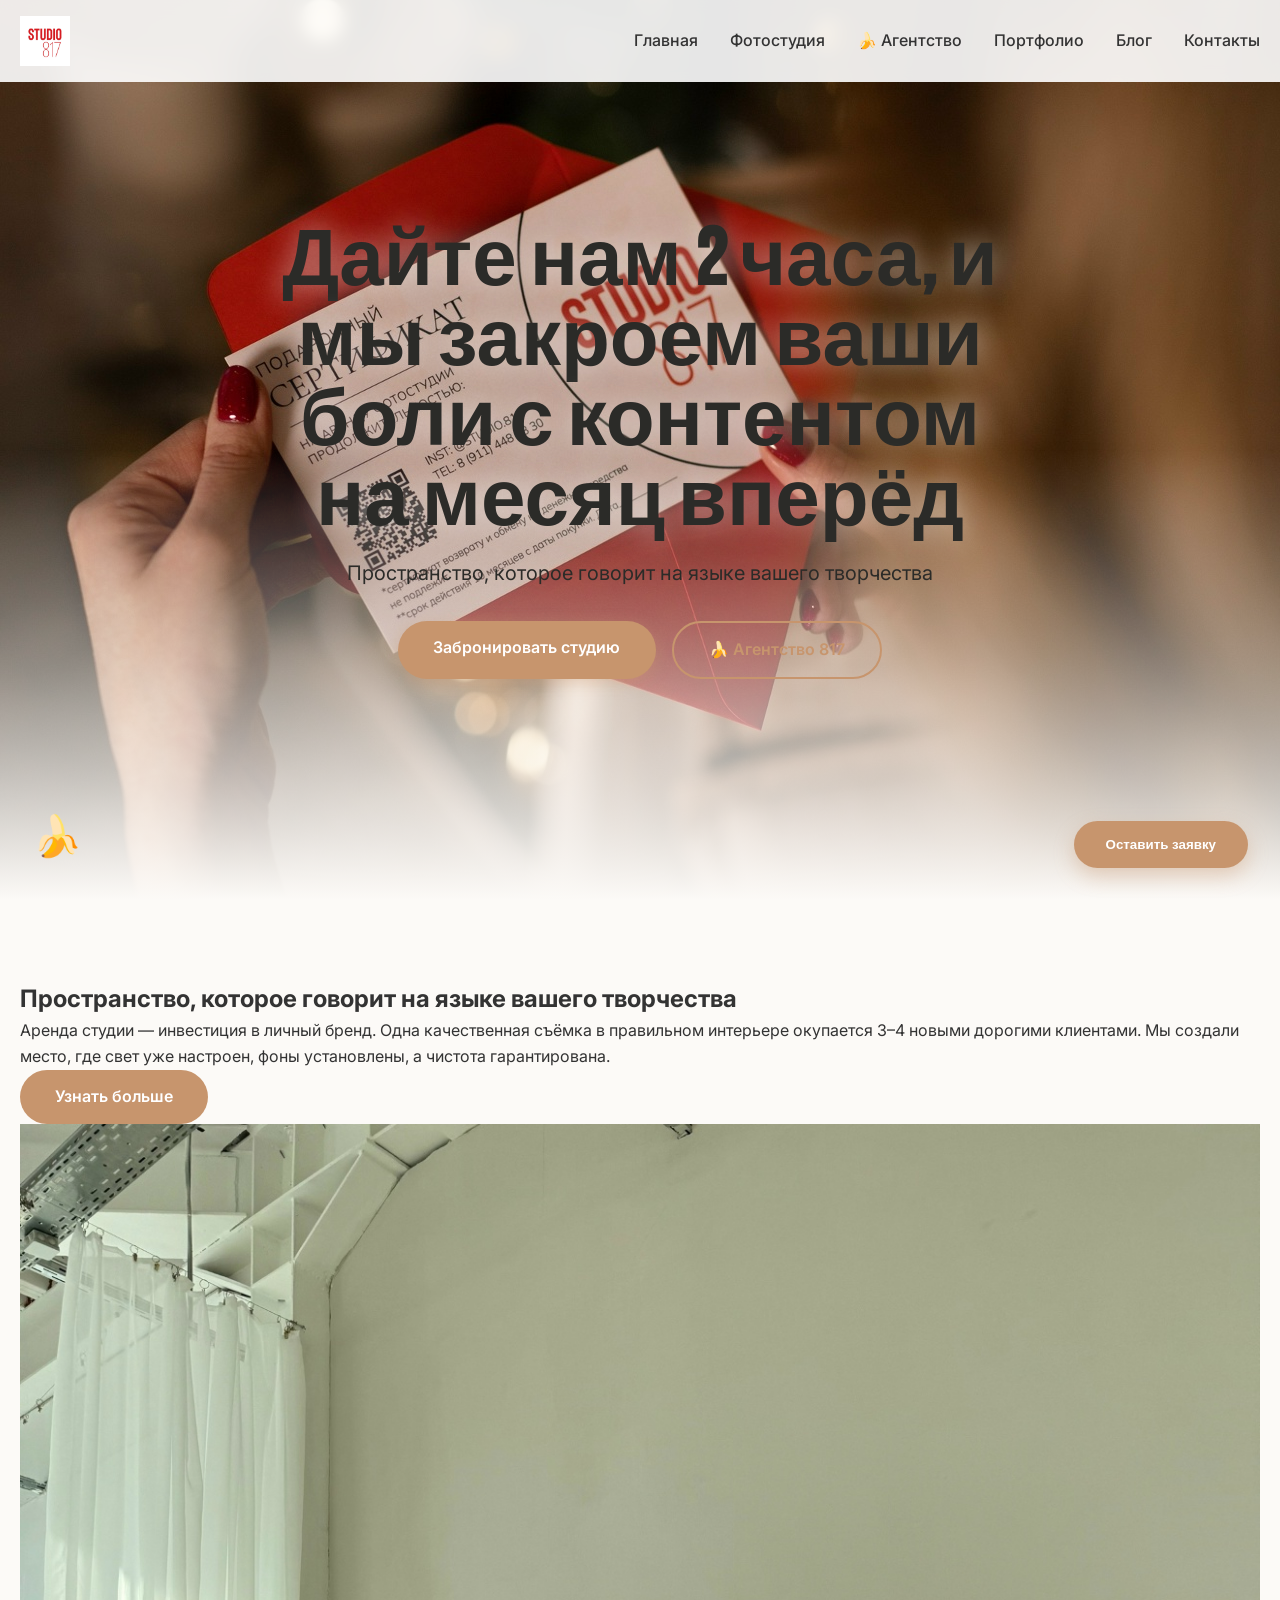
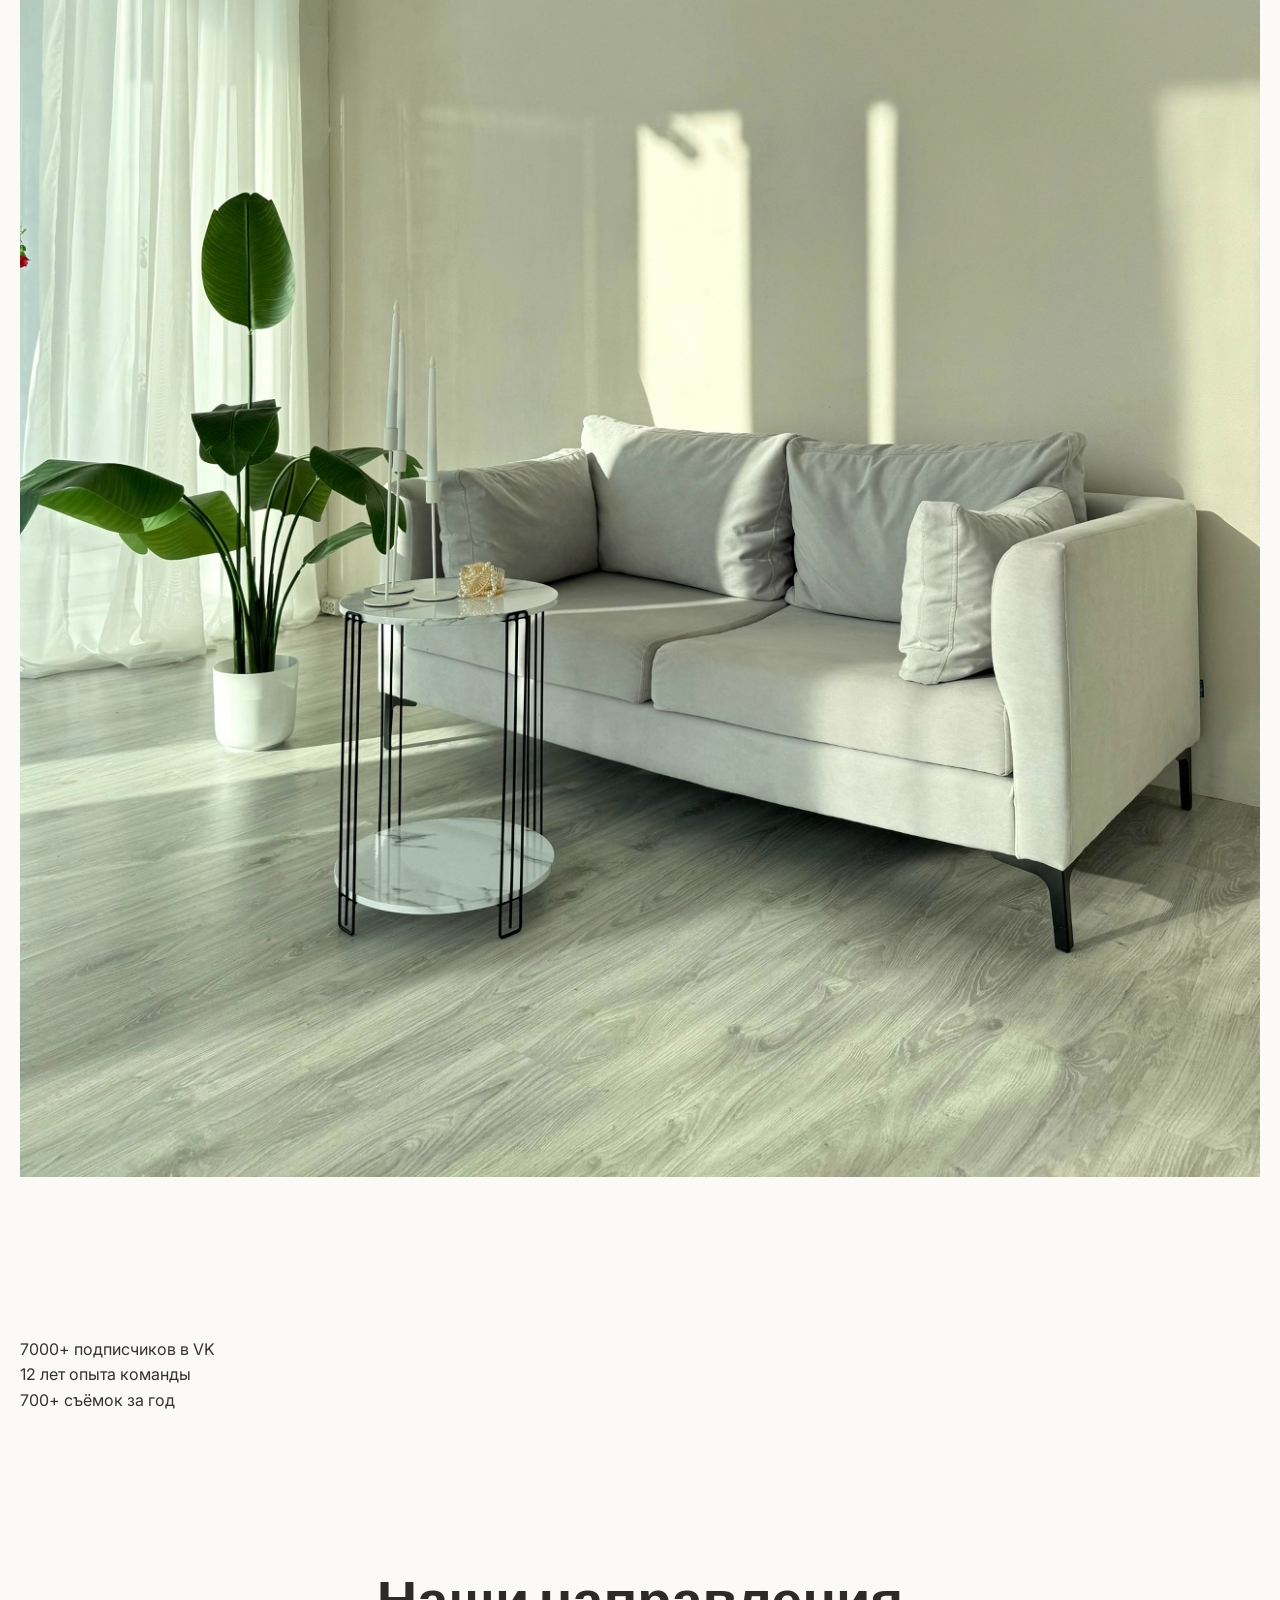
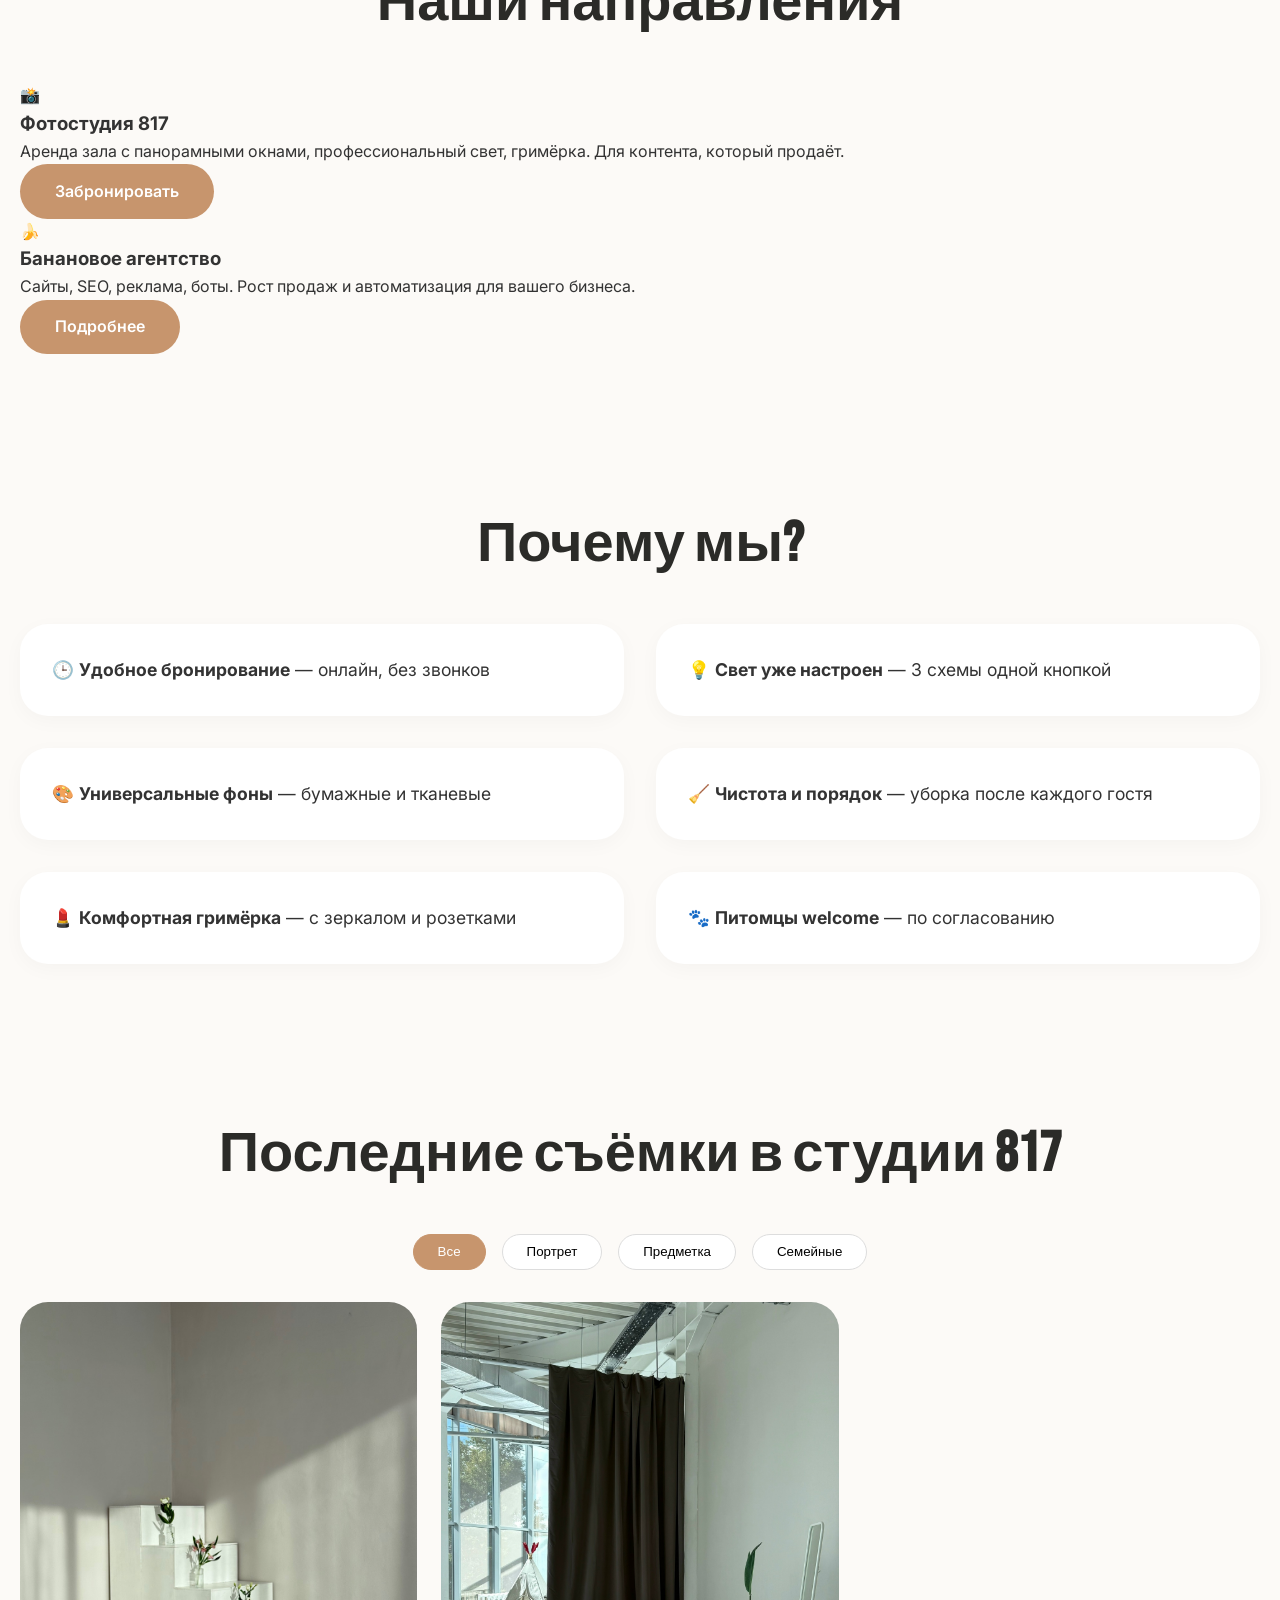
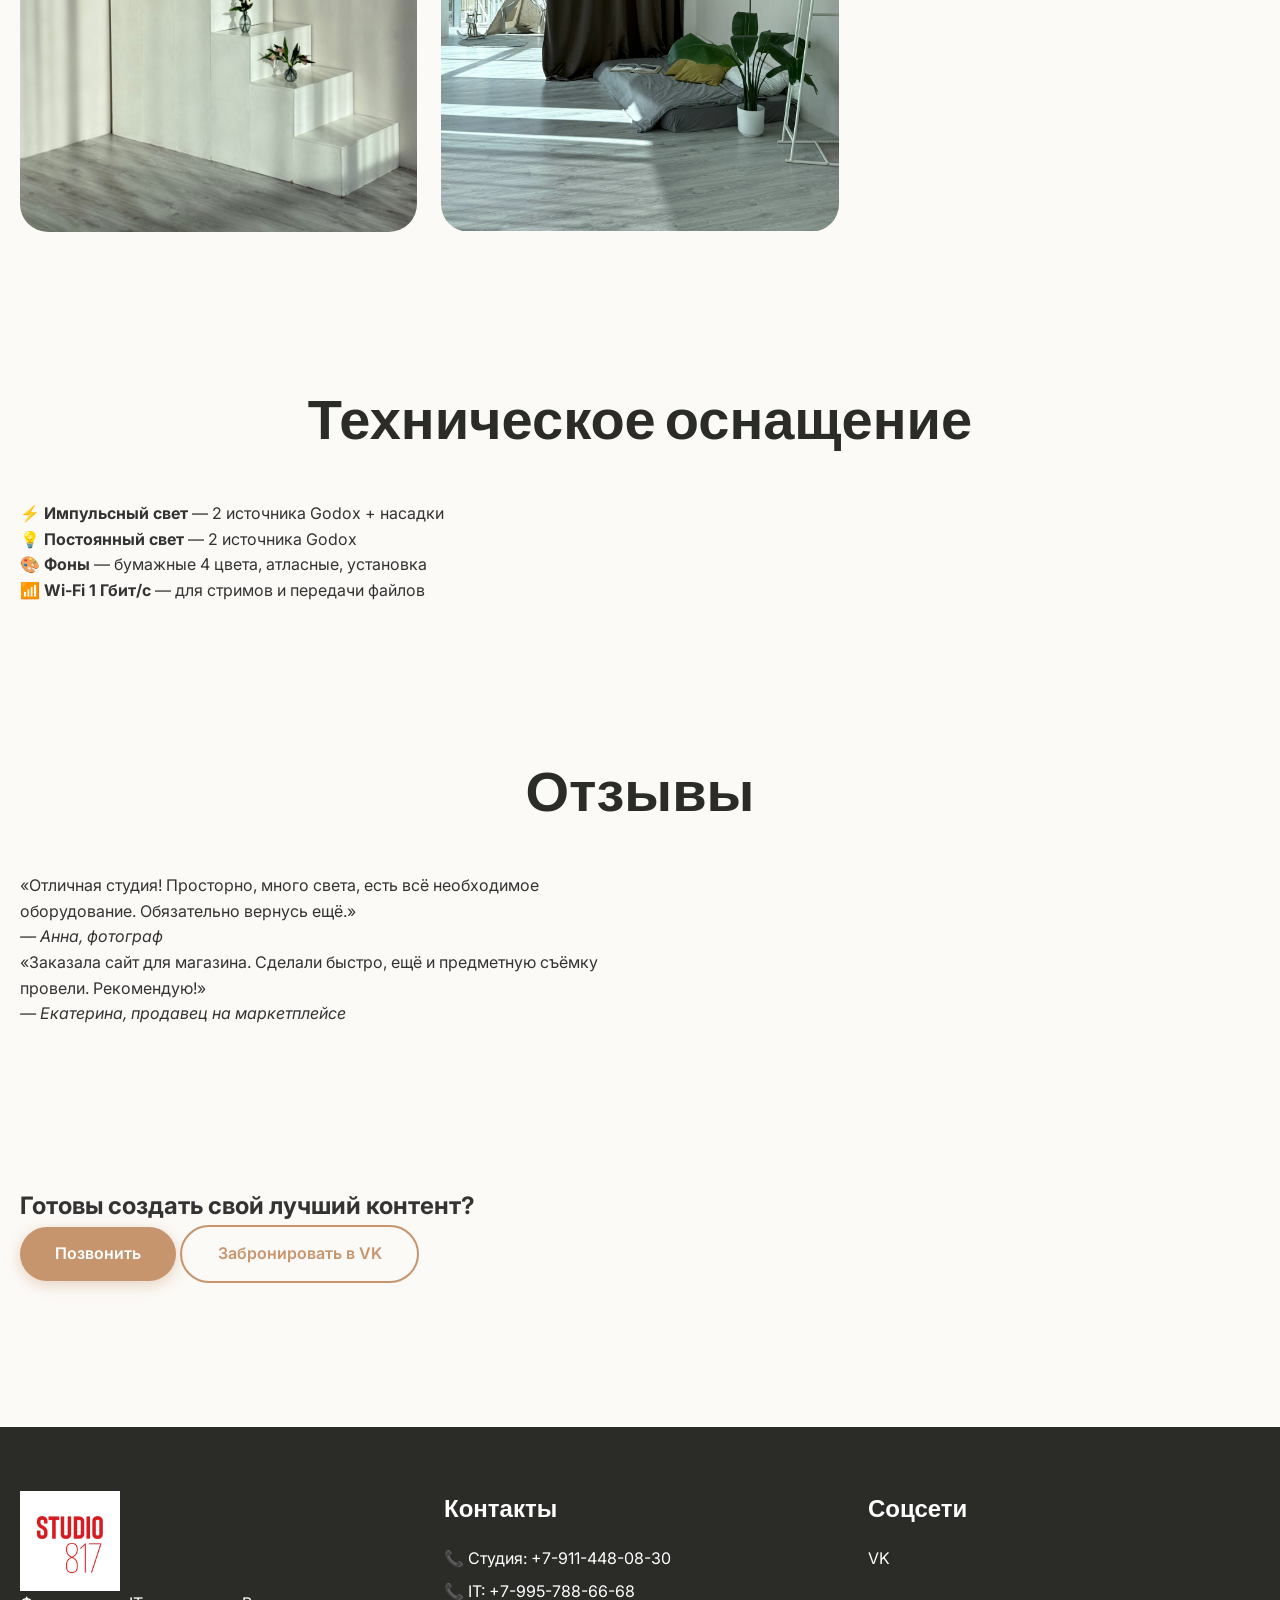
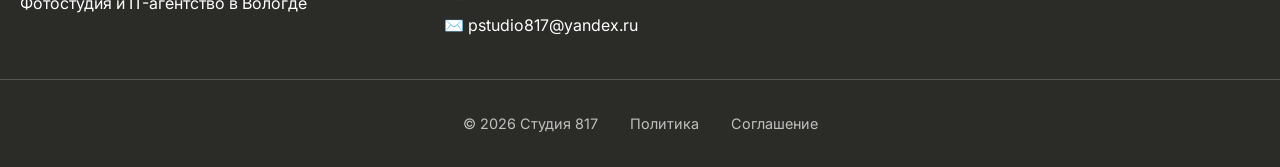
<file: index.html>
<!DOCTYPE html>
<html lang="ru">
<head>
    <meta charset="UTF-8">
    <meta name="viewport" content="width=device-width, initial-scale=1.0">
    <title>Фотостудия 817 Вологда | Аренда зала с панорамными окнами</title>
    <meta name="description" content="Фотостудия 817 в Вологде — пространство для съёмок и мероприятий. Панорамные окна 4,5 м, профессиональный свет, гримёрка. Бронь от 1800 ₽/час.">
    <meta property="og:title" content="Фотостудия 817 Вологда">
    <meta property="og:description" content="Аренда зала для фото и видео. Свет, фоны, гримёрка. Создайте контент мечты.">
    <meta property="og:image" content="images/og-image.jpg">
    <link rel="icon" href="images/favicon.png" type="image/png">
    <link rel="stylesheet" href="css/common.css">
    <link rel="stylesheet" href="css/studio-theme.css">
    <link href="https://fonts.googleapis.com/css2?family=Bebas+Neue&family=Inter:wght@400;500;600&display=swap" rel="stylesheet">
</head>
<body>
    <header class="header">
        <div class="container header__inner">
            <a href="/" class="logo">
                <img src="images/logo.png" alt="Студия 817" width="120">
            </a>
            <nav class="nav" id="mainNav">
                <ul class="nav__list">
                    <li><a href="/">Главная</a></li>
                    <li><a href="studio.html">Фотостудия</a></li>
                    <li><a href="banan.html">🍌 Агентство</a></li>
                    <li><a href="portfolio.html">Портфолио</a></li>
                    <li><a href="blog.html">Блог</a></li>
                    <li><a href="contacts.html">Контакты</a></li>
                </ul>
            </nav>
            <button class="burger" aria-label="Меню" id="burgerBtn">
                <span></span><span></span><span></span>
            </button>
        </div>
    </header>

    <main>
        <!-- Hero -->
        <section class="hero" id="hero">
            <video class="hero__video" autoplay muted loop playsinline poster="images/hero-poster.jpg">
                <source src="video/obzor.mp4" type="video/mp4">
            </video>
            <div class="hero__overlay"></div>
            <div class="hero__content container">
                <h1 class="hero__title">Дайте нам 2 часа, и мы закроем ваши боли с контентом на месяц вперёд</h1>
                <p class="hero__subtitle">Пространство, которое говорит на языке вашего творчества</p>
                <div class="hero__btns">
                    <a href="studio.html#booking" class="btn btn--primary">Забронировать студию</a>
                    <a href="banan.html" class="btn btn--outline">🍌 Агентство 817</a>
                </div>
            </div>
        </section>

        <!-- О студии -->
        <section class="about section" id="about">
            <div class="container about__grid">
                <div class="about__text">
                    <h2>Пространство, которое говорит на языке вашего творчества</h2>
                    <p>Аренда студии — инвестиция в личный бренд. Одна качественная съёмка в правильном интерьере окупается 3–4 новыми дорогими клиентами. Мы создали место, где свет уже настроен, фоны установлены, а чистота гарантирована.</p>
                    <a href="studio.html" class="btn btn--accent">Узнать больше</a>
                </div>
                <div class="about__image">
                    <img src="images/about-photo.jpg" alt="Интерьер студии 817" loading="lazy">
                </div>
            </div>
        </section>

        <!-- Цифры -->
        <section class="numbers section">
            <div class="container numbers__grid">
                <div class="numbers__item">
                    <span class="numbers__value">7000+</span>
                    <span class="numbers__label">подписчиков в VK</span>
                </div>
                <div class="numbers__item">
                    <span class="numbers__value">12 лет</span>
                    <span class="numbers__label">опыта команды</span>
                </div>
                <div class="numbers__item">
                    <span class="numbers__value">700+</span>
                    <span class="numbers__label">съёмок за год</span>
                </div>
            </div>
        </section>

        <!-- Направления -->
        <section class="directions section" id="directions">
            <div class="container">
                <h2 class="section-title">Наши направления</h2>
                <div class="directions__cards">
                    <div class="direction-card">
                        <span class="direction-card__emoji">📸</span>
                        <h3>Фотостудия 817</h3>
                        <p>Аренда зала с панорамными окнами, профессиональный свет, гримёрка. Для контента, который продаёт.</p>
                        <a href="studio.html#booking" class="btn btn--accent">Забронировать</a>
                    </div>
                    <div class="direction-card">
                        <span class="direction-card__emoji">🍌</span>
                        <h3>Банановое агентство</h3>
                        <p>Сайты, SEO, реклама, боты. Рост продаж и автоматизация для вашего бизнеса.</p>
                        <a href="banan.html" class="btn btn--accent">Подробнее</a>
                    </div>
                </div>
            </div>
        </section>

        <!-- Почему мы (2 колонки) -->
        <section class="why section" id="why">
            <div class="container">
                <h2 class="section-title">Почему мы?</h2>
                <div class="why__grid">
                    <div class="why__item">🕒 <strong>Удобное бронирование</strong> — онлайн, без звонков</div>
                    <div class="why__item">💡 <strong>Свет уже настроен</strong> — 3 схемы одной кнопкой</div>
                    <div class="why__item">🎨 <strong>Универсальные фоны</strong> — бумажные и тканевые</div>
                    <div class="why__item">🧹 <strong>Чистота и порядок</strong> — уборка после каждого гостя</div>
                    <div class="why__item">💄 <strong>Комфортная гримёрка</strong> — с зеркалом и розетками</div>
                    <div class="why__item">🐾 <strong>Питомцы welcome</strong> — по согласованию</div>
                </div>
            </div>
        </section>

        <!-- Галерея -->
        <section class="gallery section" id="gallery">
            <div class="container">
                <h2 class="section-title">Последние съёмки в студии 817</h2>
                <div class="gallery__filters">
                    <button class="filter-btn active" data-filter="all">Все</button>
                    <button class="filter-btn" data-filter="portrait">Портрет</button>
                    <button class="filter-btn" data-filter="subject">Предметка</button>
                    <button class="filter-btn" data-filter="family">Семейные</button>
                </div>
                <div class="gallery__grid" id="galleryGrid">
                    <!-- Карточки динамически через JS, статика пример -->
                    <a href="images/gallery/studio-1.jpg" class="gallery__item" data-category="portrait" data-lightbox>
                        <img src="images/gallery/studio-1.jpg" alt="Портрет" loading="lazy">
                    </a>
                    <a href="images/gallery/studio-2.jpg" class="gallery__item" data-category="subject" data-lightbox>
                        <img src="images/gallery/studio-2.jpg" alt="Предметная съёмка" loading="lazy">
                    </a>
                    <!-- добавь остальные 4-6 фото -->
                </div>
            </div>
        </section>

        <!-- Техническое оснащение -->
        <section class="equipment section">
            <div class="container">
                <h2 class="section-title">Техническое оснащение</h2>
                <div class="equipment__grid">
                    <div class="equipment__card">⚡ <strong>Импульсный свет</strong> — 2 источника Godox + насадки</div>
                    <div class="equipment__card">💡 <strong>Постоянный свет</strong> — 2 источника Godox</div>
                    <div class="equipment__card">🎨 <strong>Фоны</strong> — бумажные 4 цвета, атласные, установка</div>
                    <div class="equipment__card">📶 <strong>Wi-Fi 1 Гбит/с</strong> — для стримов и передачи файлов</div>
                </div>
            </div>
        </section>

        <!-- Отзывы -->
        <section class="reviews section">
            <div class="container">
                <h2 class="section-title">Отзывы</h2>
                <div class="reviews__slider swiper">
                    <div class="swiper-wrapper">
                        <div class="swiper-slide review-card">
                            <p>«Отличная студия! Просторно, много света, есть всё необходимое оборудование. Обязательно вернусь ещё.»</p>
                            <cite>— Анна, фотограф</cite>
                        </div>
                        <div class="swiper-slide review-card">
                            <p>«Заказала сайт для магазина. Сделали быстро, ещё и предметную съёмку провели. Рекомендую!»</p>
                            <cite>— Екатерина, продавец на маркетплейсе</cite>
                        </div>
                    </div>
                    <div class="swiper-pagination"></div>
                </div>
            </div>
        </section>

        <!-- CTA -->
        <section class="cta section">
            <div class="container cta__inner">
                <h2>Готовы создать свой лучший контент?</h2>
                <div class="cta__btns">
                    <a href="tel:+79114480830" class="btn btn--primary">Позвонить</a>
                    <a href="https://vk.com/write-817" target="_blank" class="btn btn--outline">Забронировать в VK</a>
                </div>
            </div>
        </section>
    </main>

    <footer class="footer">
        <div class="container footer__grid">
            <div class="footer__col">
                <img src="images/logo.png" alt="Студия 817" width="100">
                <p>Фотостудия и IT-агентство в Вологде</p>
            </div>
            <div class="footer__col">
                <h4>Контакты</h4>
                <p>📞 Студия: <a href="tel:+79114480830">+7-911-448-08-30</a></p>
                <p>📞 IT: <a href="tel:+79957886668">+7-995-788-66-68</a></p>
                <p>✉️ <a href="mailto:pstudio817@yandex.ru">pstudio817@yandex.ru</a></p>
            </div>
            <div class="footer__col">
                <h4>Соцсети</h4>
                <a href="https://vk.com/studio817" target="_blank">VK</a>
            </div>
        </div>
        <div class="footer__bottom">
            <span>© 2026 Студия 817</span>
            <a href="privacy.html">Политика</a>
            <a href="terms.html">Соглашение</a>
        </div>
    </footer>

    <!-- Плавающая кнопка заявки -->
    <button class="floating-request-btn" id="requestBtn">Оставить заявку</button>
    <a href="banan.html" class="floating-banana" title="Банановое агентство">🍌</a>

    <!-- Попап-форма -->
    <div class="popup" id="popupForm">
        <div class="popup__body">
            <button class="popup__close" id="closePopup">✕</button>
            <h3>Оставить заявку</h3>
            <form id="mainForm" action="https://formspree.io/f/xdaydekl" method="POST">
                <input type="text" name="name" placeholder="Ваше имя" required>
                <input type="tel" name="phone" placeholder="Телефон" required>
                <select name="service">
                    <option value="">Выберите направление</option>
                    <option value="studio">Фотостудия</option>
                    <option value="banan">IT-агентство</option>
                </select>
                <textarea name="message" placeholder="Сообщение"></textarea>
                <div class="captcha">
                    <label>Сколько будет 2 + 3? (цифрой)</label>
                    <input type="text" name="captcha" required pattern="5">
                </div>
                <label class="checkbox">
                    <input type="checkbox" name="agree" required> Я согласен с политикой конфиденциальности
                </label>
                <button type="submit" class="btn btn--primary">Отправить</button>
            </form>
        </div>
    </div>

    <script src="https://cdn.jsdelivr.net/npm/swiper@11/swiper-bundle.min.js"></script>
    <script src="js/main.js"></script>
</body>
</html>
</file>
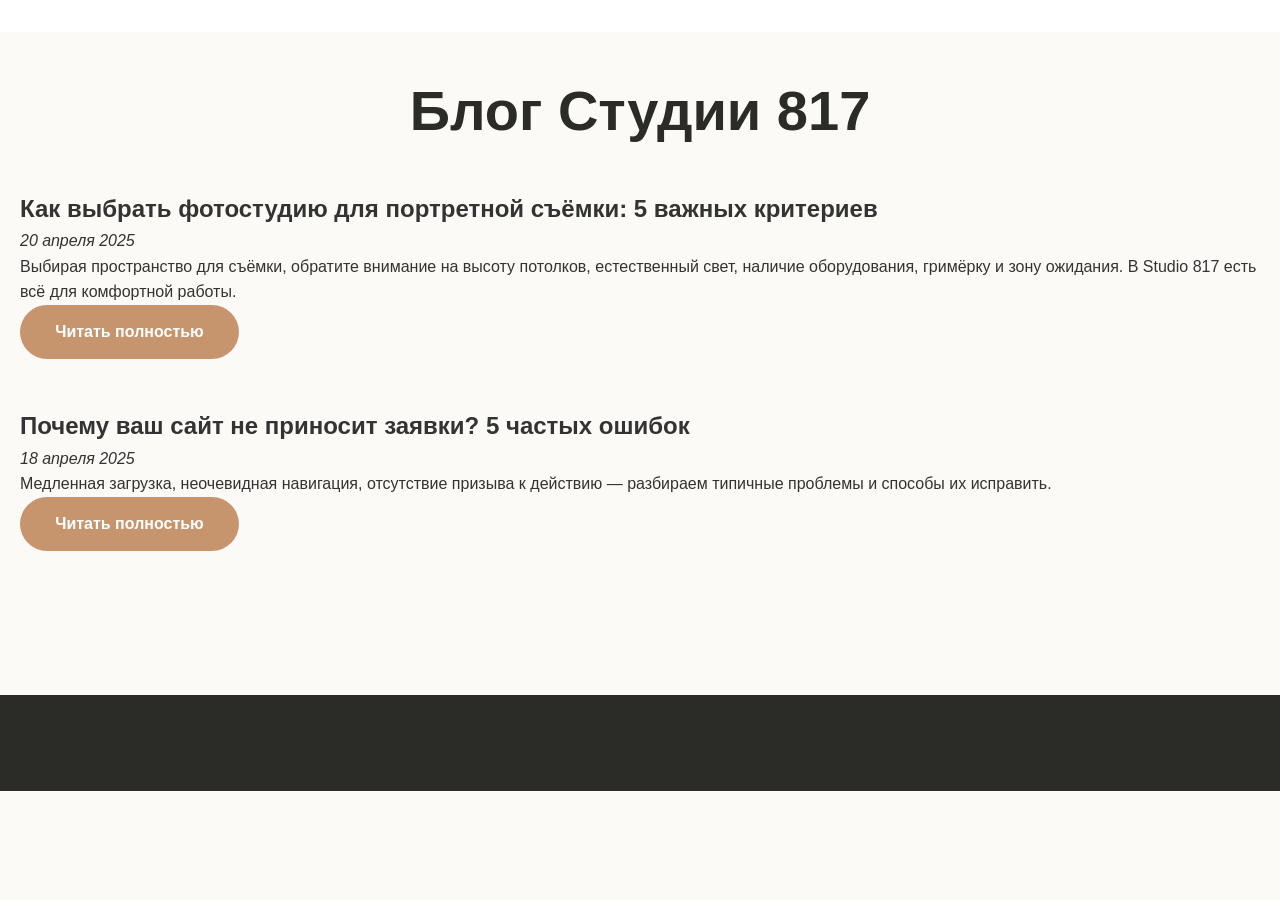
<file: blog.html>
<!DOCTYPE html>
<html lang="ru">
<head>
    <meta charset="UTF-8">
    <title>Блог Студии 817</title>
    <link rel="stylesheet" href="css/common.css">
    <link rel="stylesheet" href="css/studio-theme.css">
</head>
<body>
<header class="header"><!-- ... --></header>
<main class="section">
    <div class="container">
        <h1 class="section-title">Блог Студии 817</h1>
        <article style="margin-bottom:3rem;">
            <h2>Как выбрать фотостудию для портретной съёмки: 5 важных критериев</h2>
            <p><em>20 апреля 2025</em></p>
            <p>Выбирая пространство для съёмки, обратите внимание на высоту потолков, естественный свет, наличие оборудования, гримёрку и зону ожидания. В Studio 817 есть всё для комфортной работы.</p>
            <a href="#" class="btn btn--accent">Читать полностью</a>
        </article>
        <article>
            <h2>Почему ваш сайт не приносит заявки? 5 частых ошибок</h2>
            <p><em>18 апреля 2025</em></p>
            <p>Медленная загрузка, неочевидная навигация, отсутствие призыва к действию — разбираем типичные проблемы и способы их исправить.</p>
            <a href="#" class="btn btn--accent">Читать полностью</a>
        </article>
    </div>
</main>
<footer class="footer"><!-- ... --></footer>
</body>
</html>
</file>
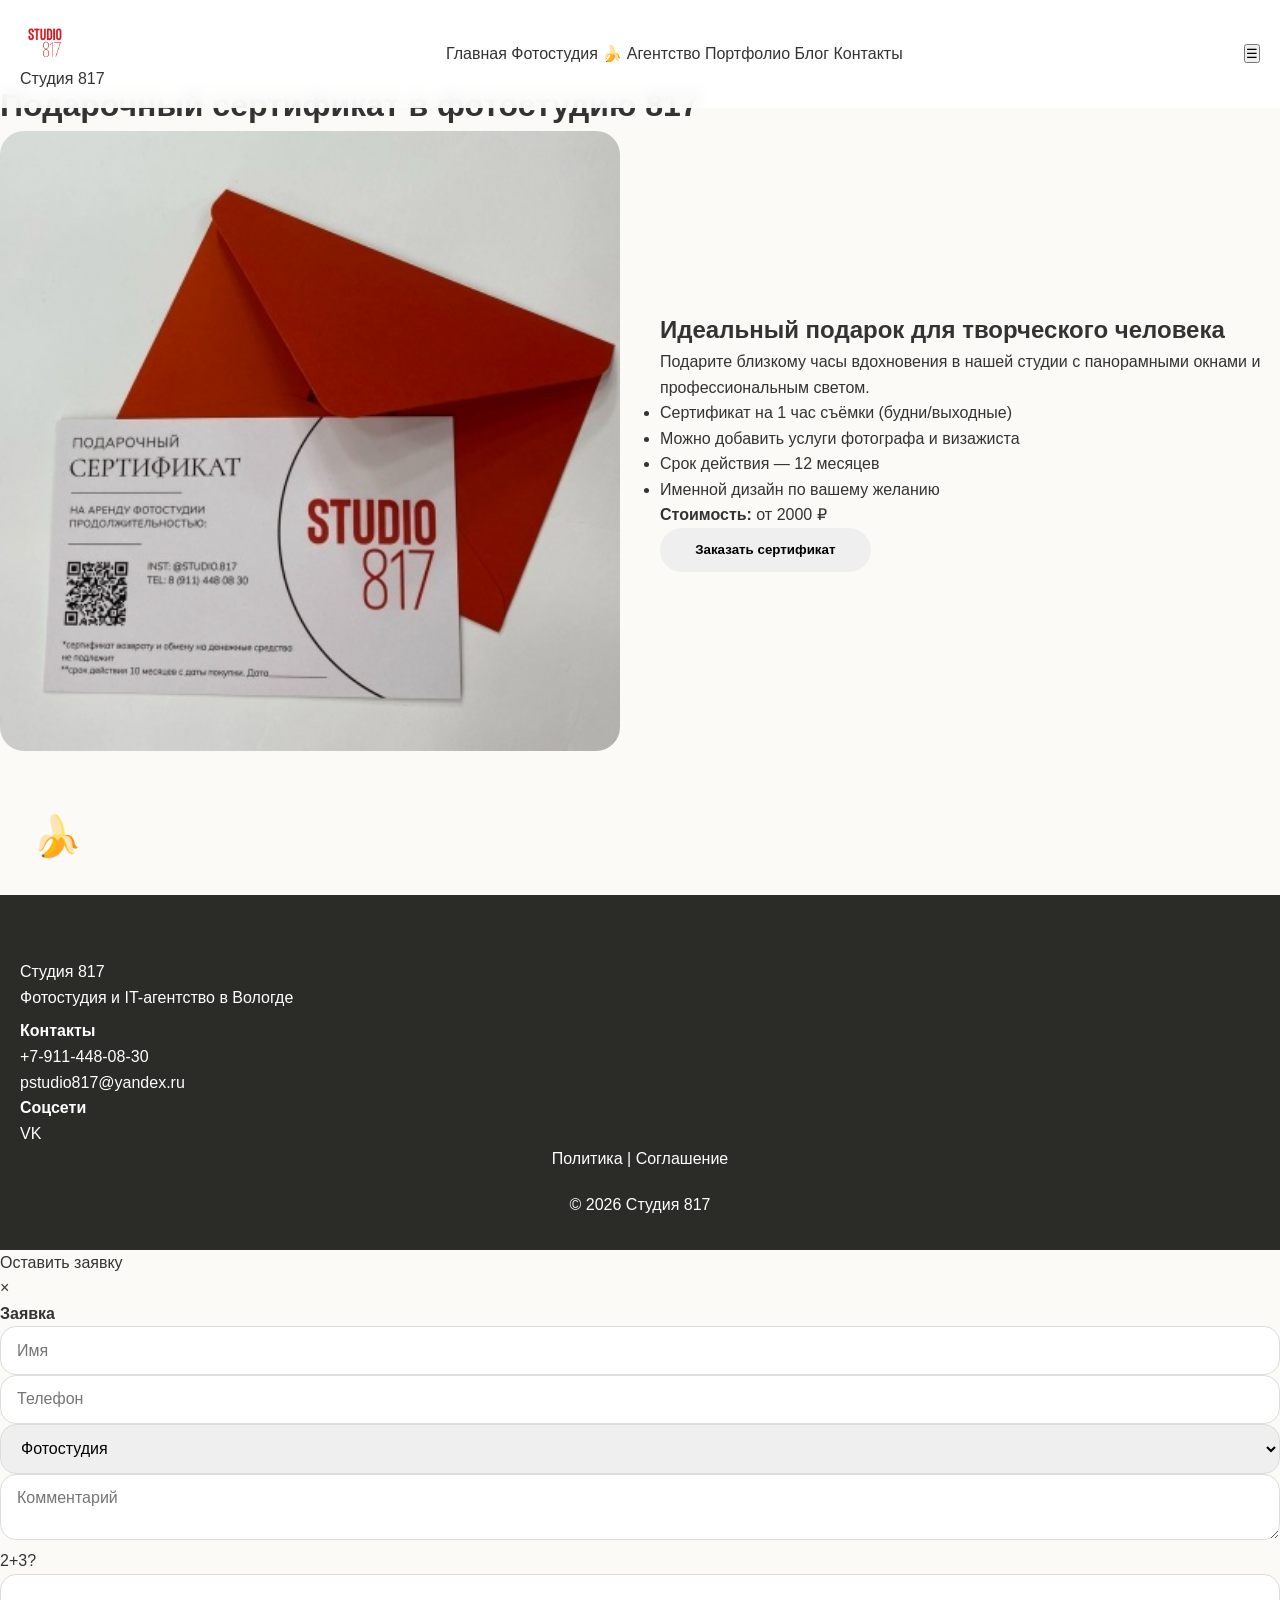
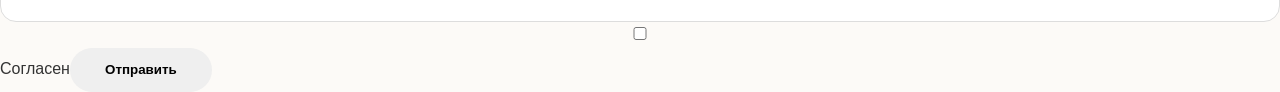
<file: certificate.html>
<!DOCTYPE html>
<html lang="ru">
<head>
  <script type="text/javascript">
    (function(m,e,t,r,i,k,a){
        m[i]=m[i]||function(){(m[i].a=m[i].a||[]).push(arguments)};
        m[i].l=1*new Date();
        for (var j = 0; j < document.scripts.length; j++) {if (document.scripts[j].src === r) { return; }}
        k=e.createElement(t),a=e.getElementsByTagName(t)[0],k.async=1,k.src=r,a.parentNode.insertBefore(k,a)
    })(window, document,'script','https://mc.yandex.ru/metrika/tag.js?id=108687132', 'ym');
    ym(108687132, 'init', {ssr:true, webvisor:true, clickmap:true});
  </script>
  <meta charset="UTF-8">
  <meta name="viewport" content="width=device-width, initial-scale=1.0">
  <title>Подарочный сертификат в фотостудию 817</title>
  <link rel="icon" href="images/favicon.png">
  <link rel="stylesheet" href="css/common.css">
  <link rel="stylesheet" href="css/studio-theme.css">
  <style>
    .certificate-grid { display: flex; gap: 40px; flex-wrap: wrap; align-items: center; }
  </style>
</head>
<body>
<header class="header">
  <div class="container header__inner">
    <div class="logo">
      <img src="images/logo.png" alt="Студия 817" class="logo__img">
      <span class="logo__text">Студия 817</span>
    </div>
    <nav class="nav" id="mainNav">
      <a href="index.html">Главная</a>
      <a href="studio.html">Фотостудия</a>
      <a href="banan.html">🍌 Агентство</a>
      <a href="portfolio.html">Портфолио</a>
      <a href="blog.html">Блог</a>
      <a href="contacts.html">Контакты</a>
    </nav>
    <button class="mobile-menu-btn" id="mobileMenuBtn">☰</button>
  </div>
</header>

<main class="container section">
  <h1>Подарочный сертификат в фотостудию 817</h1>
  <div class="certificate-grid">
    <div style="flex:1;">
      <img src="images/sertificat.jpg" alt="Образец сертификата" style="width:100%; border-radius:24px;">
    </div>
    <div style="flex:1;">
      <h2>Идеальный подарок для творческого человека</h2>
      <p>Подарите близкому часы вдохновения в нашей студии с панорамными окнами и профессиональным светом.</p>
      <ul>
        <li>Сертификат на 1 час съёмки (будни/выходные)</li>
        <li>Можно добавить услуги фотографа и визажиста</li>
        <li>Срок действия — 12 месяцев</li>
        <li>Именной дизайн по вашему желанию</li>
      </ul>
      <p><strong>Стоимость:</strong> от 2000 ₽</p>
      <button onclick="document.getElementById('floatingButton').click();" class="btn btn-primary">Заказать сертификат</button>
    </div>
  </div>
</main>

<footer class="footer">
  <div class="container">
    <div class="footer__inner">
      <div class="footer__col"><div class="footer__logo">Студия 817</div><p>Фотостудия и IT-агентство в Вологде</p></div>
      <div><h4>Контакты</h4><a href="tel:+79114480830">+7-911-448-08-30</a><br><a href="mailto:pstudio817@yandex.ru">pstudio817@yandex.ru</a></div>
      <div><h4>Соцсети</h4><a href="https://vk.com/studio817">VK</a></div>
    </div>
    <div style="text-align:center;margin-bottom:20px;"><a href="privacy.html">Политика</a> | <a href="terms.html">Соглашение</a></div>
    <div style="text-align:center;">© 2026 Студия 817</div>
  </div>
</footer>

<div id="floatingButton" class="floating-btn">Оставить заявку</div>
<div id="floatingForm" class="floating-form-popup">
  <span class="close-form">&times;</span><h4>Заявка</h4>
  <form><input type="text" name="name" placeholder="Имя"><input type="tel" name="phone" placeholder="Телефон"><select name="service"><option>Фотостудия</option><option>Агентство</option></select><textarea placeholder="Комментарий"></textarea><div><label>2+3?</label><input type="text" name="captcha"></div><label><input type="checkbox" required> Согласен</label><button type="submit" class="btn btn-primary">Отправить</button></form>
</div>
<a href="banan.html" class="floating-banana-link"><div class="floating-banana">🍌</div></a>

<script src="js/main.js"></script>
</body>
</html>
</file>
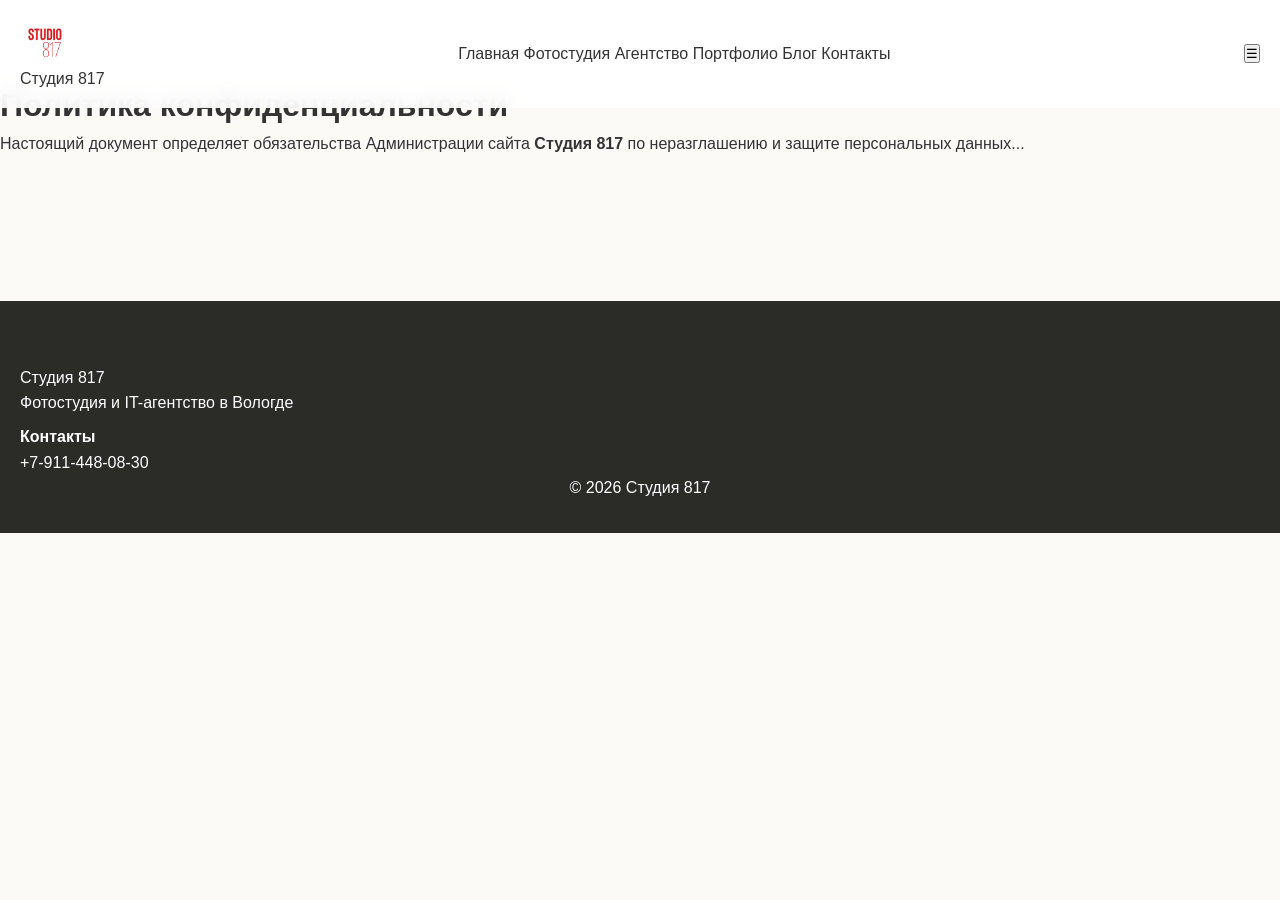
<file: privacy.html>
<!DOCTYPE html>
<html lang="ru">
<head>
  <meta charset="UTF-8">
  <title>Политика конфиденциальности</title>
  <link rel="icon" href="images/favicon.png">
  <link rel="stylesheet" href="css/common.css">
  <link rel="stylesheet" href="css/studio-theme.css">
</head>
<body>
<header class="header">
  <div class="container header__inner">
    <div class="logo">
      <img src="images/logo.png" alt="Студия 817" class="logo__img">
      <span class="logo__text">Студия 817</span>
    </div>
    <nav class="nav" id="mainNav">
      <a href="index.html">Главная</a>
      <a href="studio.html">Фотостудия</a>
      <a href="banan.html">Агентство</a>
      <a href="portfolio.html">Портфолио</a>
      <a href="blog.html">Блог</a>
      <a href="contacts.html">Контакты</a>
    </nav>
    <button class="mobile-menu-btn" id="mobileMenuBtn">☰</button>
  </div>
</header>
<main class="container section">
  <h1>Политика конфиденциальности</h1>
  <p>Настоящий документ определяет обязательства Администрации сайта <strong>Студия 817</strong> по неразглашению и защите персональных данных...</p>
  <!-- Остальной текст из твоего файла вставь сюда -->
</main>
<footer class="footer">
  <div class="container">
    <div class="footer__inner">
      <div class="footer__col"><div class="footer__logo">Студия 817</div><p>Фотостудия и IT-агентство в Вологде</p></div>
      <div><h4>Контакты</h4><a href="tel:+79114480830">+7-911-448-08-30</a></div>
    </div>
    <div style="text-align:center;">© 2026 Студия 817</div>
  </div>
</footer>
</body>
</html>
</file>
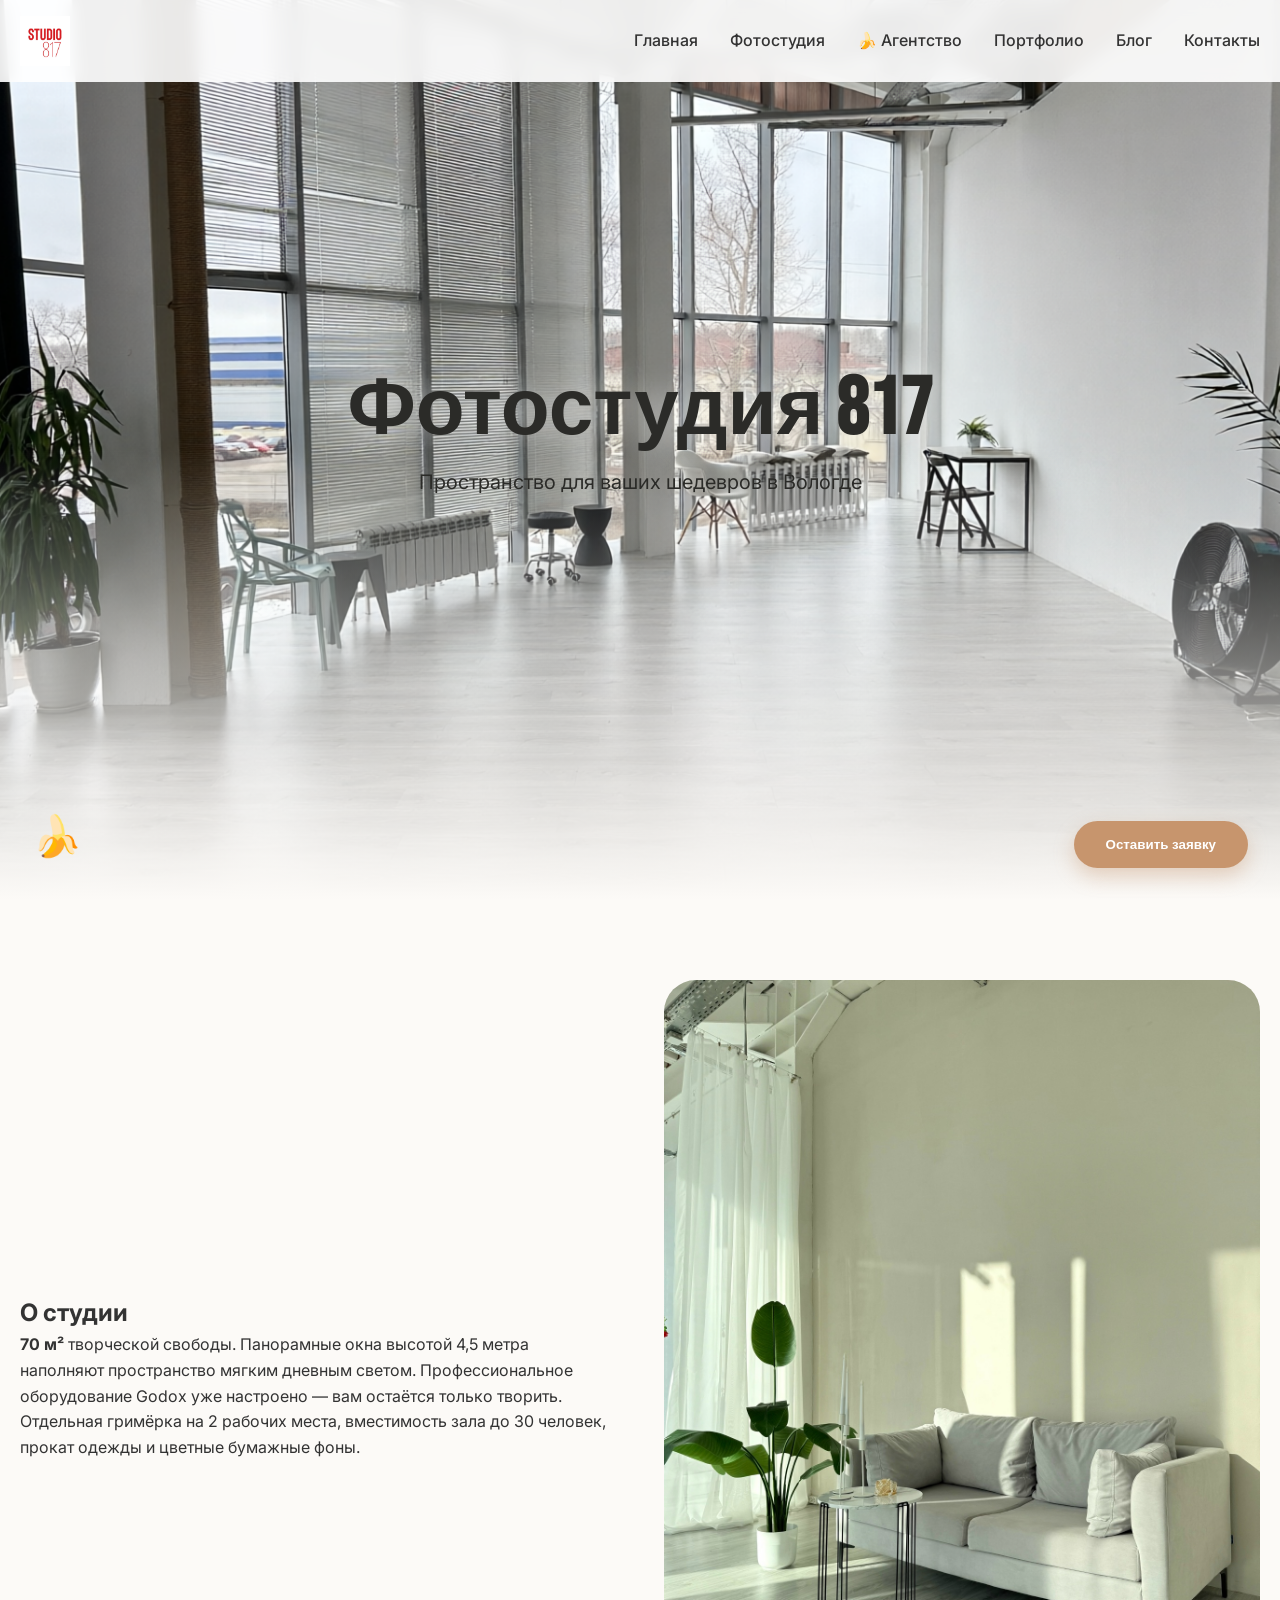
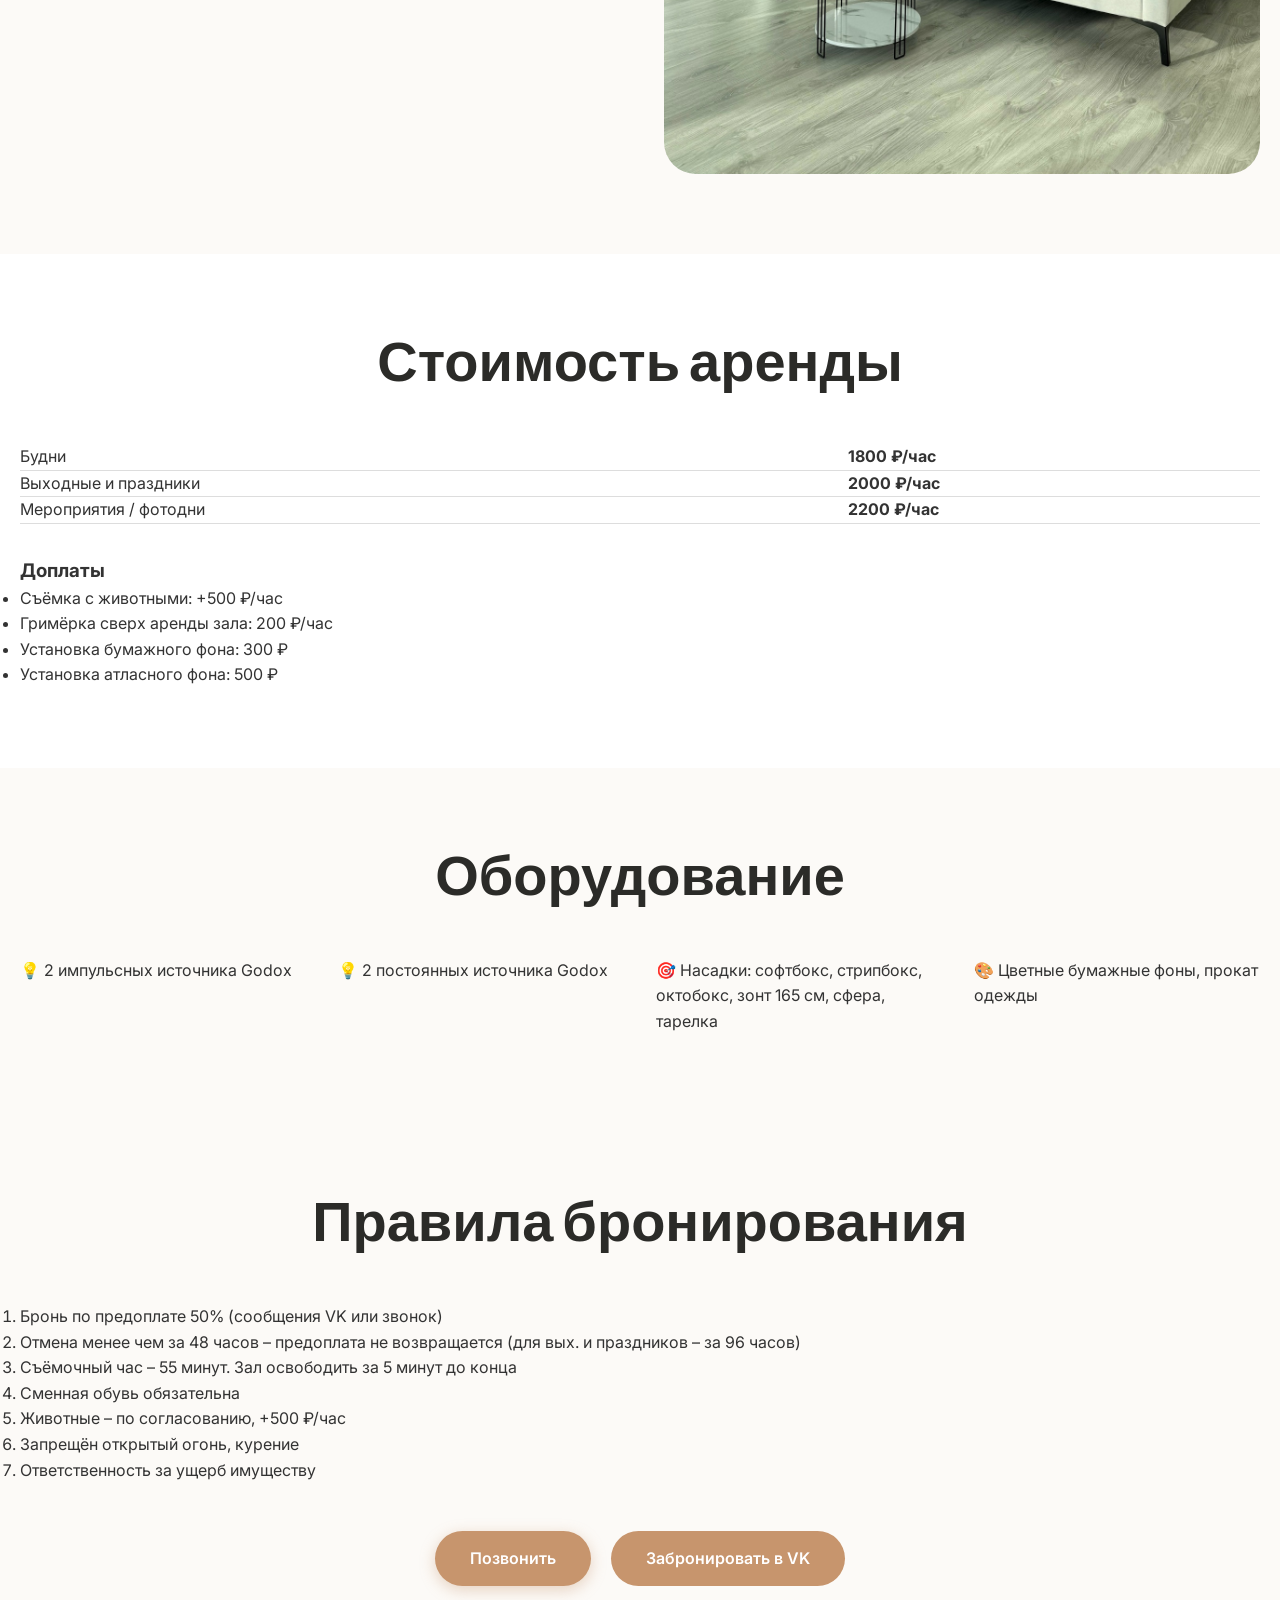
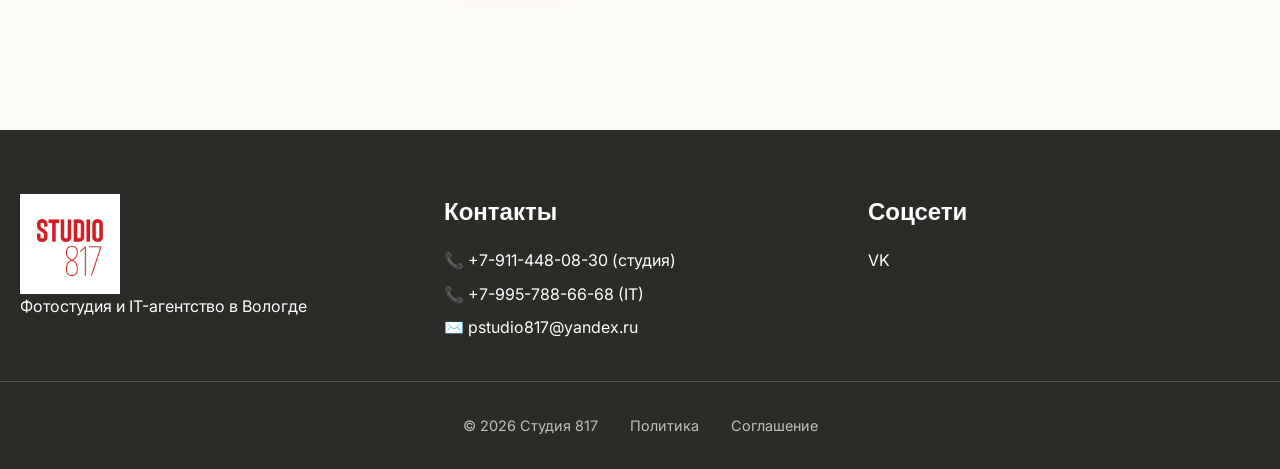
<file: studio.html>
<!DOCTYPE html>
<html lang="ru">
<head>
    <meta charset="UTF-8">
    <meta name="viewport" content="width=device-width, initial-scale=1.0">
    <title>Фотостудия 817 — Аренда зала в Вологде</title>
    <meta name="description" content="Аренда зала для фото и видео в Вологде. 70 м², панорамные окна 4,5 м, оборудование Godox, гримёрка. Стоимость от 1800 ₽/час.">
    <link rel="stylesheet" href="css/common.css">
    <link rel="stylesheet" href="css/studio-theme.css">
    <link href="https://fonts.googleapis.com/css2?family=Bebas+Neue&family=Inter:wght@400;500;600&display=swap" rel="stylesheet">
</head>
<body>
<header class="header">
    <div class="container header__inner">
        <a href="/" class="logo"><img src="images/logo.png" alt="Студия 817"></a>
        <nav class="nav" id="mainNav">
            <ul class="nav__list">
                <li><a href="/">Главная</a></li>
                <li><a href="studio.html">Фотостудия</a></li>
                <li><a href="banan.html">🍌 Агентство</a></li>
                <li><a href="portfolio.html">Портфолио</a></li>
                <li><a href="blog.html">Блог</a></li>
                <li><a href="contacts.html">Контакты</a></li>
            </ul>
        </nav>
        <button class="burger" id="burgerBtn"><span></span><span></span><span></span></button>
    </div>
</header>

<main>
    <section class="hero" style="min-height:70vh; background: url('images/studio-hero.jpg') center/cover no-repeat;">
        <div class="hero__overlay"></div>
        <div class="hero__content container">
            <h1 class="hero__title">Фотостудия 817</h1>
            <p class="hero__subtitle">Пространство для ваших шедевров в Вологде</p>
        </div>
    </section>

    <section class="section">
        <div class="container">
            <div class="about__grid" style="display:grid; grid-template-columns:1fr 1fr; gap:3rem; align-items:center;">
                <div>
                    <h2>О студии</h2>
                    <p><strong>70 м²</strong> творческой свободы. Панорамные окна высотой 4,5 метра наполняют пространство мягким дневным светом. Профессиональное оборудование Godox уже настроено — вам остаётся только творить.</p>
                    <p>Отдельная гримёрка на 2 рабочих места, вместимость зала до 30 человек, прокат одежды и цветные бумажные фоны.</p>
                </div>
                <img src="images/about-photo.jpg" alt="Интерьер студии" style="border-radius:32px;">
            </div>
        </div>
    </section>

    <section class="section" style="background: var(--bg-secondary);">
        <div class="container">
            <h2 class="section-title">Стоимость аренды</h2>
            <table style="width:100%; border-collapse: collapse; margin-bottom:2rem;">
                <tr style="border-bottom:1px solid #ddd;"><td>Будни</td><td><strong>1800 ₽/час</strong></td></tr>
                <tr style="border-bottom:1px solid #ddd;"><td>Выходные и праздники</td><td><strong>2000 ₽/час</strong></td></tr>
                <tr style="border-bottom:1px solid #ddd;"><td>Мероприятия / фотодни</td><td><strong>2200 ₽/час</strong></td></tr>
            </table>
            <h3>Доплаты</h3>
            <ul>
                <li>Съёмка с животными: +500 ₽/час</li>
                <li>Гримёрка сверх аренды зала: 200 ₽/час</li>
                <li>Установка бумажного фона: 300 ₽</li>
                <li>Установка атласного фона: 500 ₽</li>
            </ul>
        </div>
    </section>

    <section class="section">
        <div class="container">
            <h2 class="section-title">Оборудование</h2>
            <div class="equipment__grid" style="display:grid; grid-template-columns:repeat(auto-fit, minmax(250px,1fr)); gap:2rem;">
                <div class="equipment__card">💡 2 импульсных источника Godox</div>
                <div class="equipment__card">💡 2 постоянных источника Godox</div>
                <div class="equipment__card">🎯 Насадки: софтбокс, стрипбокс, октобокс, зонт 165 см, сфера, тарелка</div>
                <div class="equipment__card">🎨 Цветные бумажные фоны, прокат одежды</div>
            </div>
        </div>
    </section>

    <section class="section" id="booking">
        <div class="container">
            <h2 class="section-title">Правила бронирования</h2>
            <ol>
                <li>Бронь по предоплате 50% (сообщения VK или звонок)</li>
                <li>Отмена менее чем за 48 часов – предоплата не возвращается (для вых. и праздников – за 96 часов)</li>
                <li>Съёмочный час – 55 минут. Зал освободить за 5 минут до конца</li>
                <li>Сменная обувь обязательна</li>
                <li>Животные – по согласованию, +500 ₽/час</li>
                <li>Запрещён открытый огонь, курение</li>
                <li>Ответственность за ущерб имуществу</li>
            </ol>
            <div style="text-align:center; margin-top:3rem;">
                <a href="tel:+79114480830" class="btn btn--primary">Позвонить</a>
                <a href="https://vk.com/write-817" target="_blank" class="btn btn--accent" style="margin-left:1rem;">Забронировать в VK</a>
            </div>
        </div>
    </section>
</main>

<footer class="footer">
    <div class="container footer__grid">
        <div class="footer__col"><img src="images/logo.png" alt="Студия 817" width="100"><p>Фотостудия и IT-агентство в Вологде</p></div>
        <div class="footer__col">
            <h4>Контакты</h4>
            <p>📞 <a href="tel:+79114480830">+7-911-448-08-30</a> (студия)</p>
            <p>📞 <a href="tel:+79957886668">+7-995-788-66-68</a> (IT)</p>
            <p>✉️ <a href="mailto:pstudio817@yandex.ru">pstudio817@yandex.ru</a></p>
        </div>
        <div class="footer__col"><h4>Соцсети</h4><a href="https://vk.com/studio817">VK</a></div>
    </div>
    <div class="footer__bottom"><span>© 2026 Студия 817</span><a href="privacy.html">Политика</a><a href="terms.html">Соглашение</a></div>
</footer>

<button class="floating-request-btn" id="requestBtn">Оставить заявку</button>
<a href="banan.html" class="floating-banana">🍌</a>
<div class="popup" id="popupForm">
    <div class="popup__body">
        <button class="popup__close" id="closePopup">✕</button>
        <h3>Оставить заявку</h3>
        <form id="mainForm" action="https://formspree.io/f/xdaydekl" method="POST">
            <input type="text" name="name" placeholder="Ваше имя" required>
            <input type="tel" name="phone" placeholder="Телефон" required>
            <select name="service">
                <option value="">Выберите направление</option>
                <option value="studio">Фотостудия</option>
                <option value="banan">IT-агентство</option>
            </select>
            <textarea name="message" placeholder="Сообщение"></textarea>
            <div class="captcha"><label>Сколько будет 2 + 3? (цифрой)</label><input type="text" name="captcha" required pattern="5"></div>
            <label class="checkbox"><input type="checkbox" name="agree" required> Я согласен с политикой конфиденциальности</label>
            <button type="submit" class="btn btn--primary">Отправить</button>
        </form>
    </div>
</div>
<script src="js/main.js"></script>
</body>
</html>
</file>
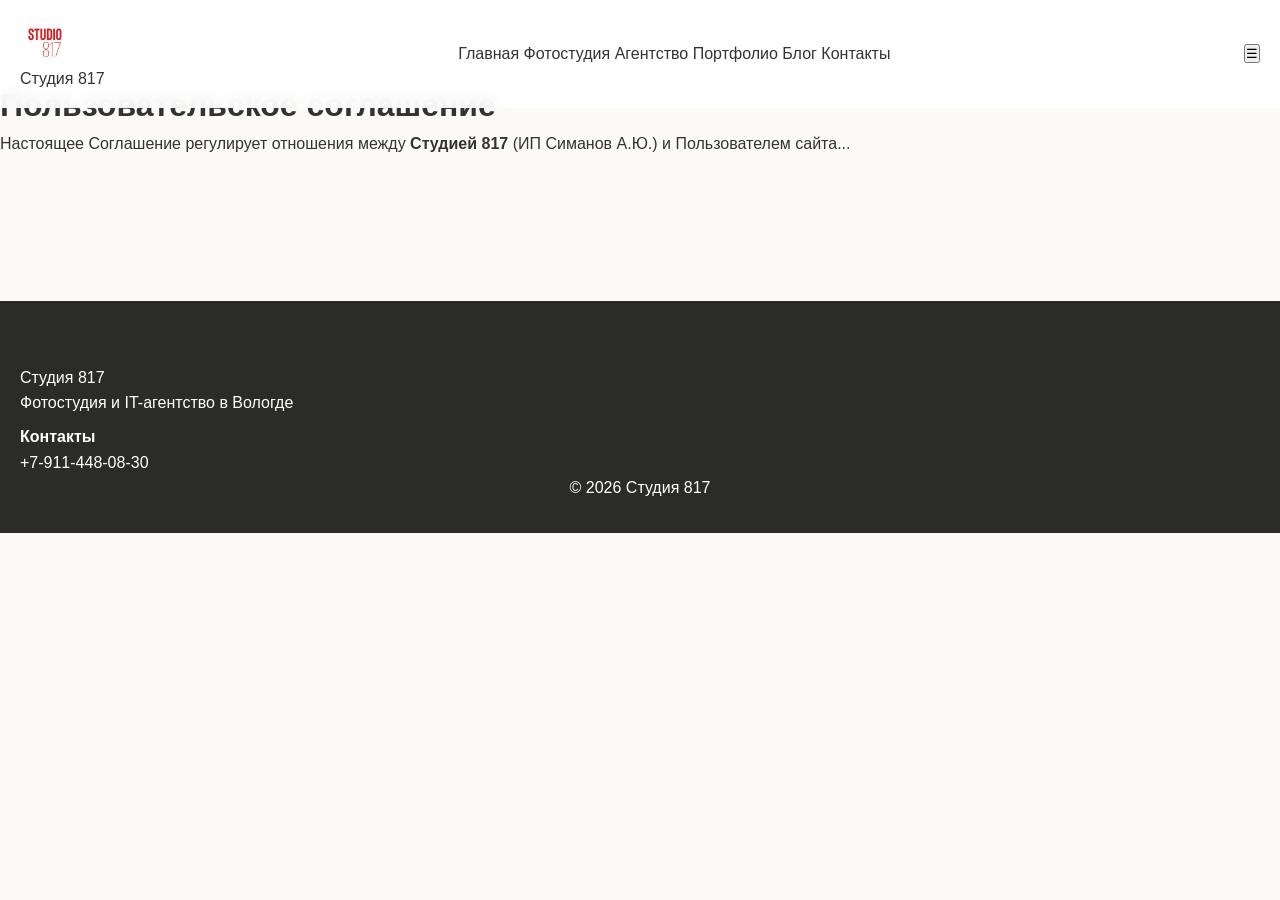
<file: terms.html>
<!DOCTYPE html>
<html lang="ru">
<head>
  <meta charset="UTF-8">
  <title>Пользовательское соглашение</title>
  <link rel="icon" href="images/favicon.png">
  <link rel="stylesheet" href="css/common.css">
  <link rel="stylesheet" href="css/studio-theme.css">
</head>
<body>
<header class="header">
  <div class="container header__inner">
    <div class="logo">
      <img src="images/logo.png" alt="Студия 817" class="logo__img">
      <span class="logo__text">Студия 817</span>
    </div>
    <nav class="nav" id="mainNav">
      <a href="index.html">Главная</a>
      <a href="studio.html">Фотостудия</a>
      <a href="banan.html">Агентство</a>
      <a href="portfolio.html">Портфолио</a>
      <a href="blog.html">Блог</a>
      <a href="contacts.html">Контакты</a>
    </nav>
    <button class="mobile-menu-btn" id="mobileMenuBtn">☰</button>
  </div>
</header>
<main class="container section">
  <h1>Пользовательское соглашение</h1>
  <p>Настоящее Соглашение регулирует отношения между <strong>Студией 817</strong> (ИП Симанов А.Ю.) и Пользователем сайта...</p>
  <!-- Остальное из твоего файла -->
</main>
<footer class="footer">
  <div class="container">
    <div class="footer__inner">
      <div class="footer__col"><div class="footer__logo">Студия 817</div><p>Фотостудия и IT-агентство в Вологде</p></div>
      <div><h4>Контакты</h4><a href="tel:+79114480830">+7-911-448-08-30</a></div>
    </div>
    <div style="text-align:center;">© 2026 Студия 817</div>
  </div>
</footer>
</body>
</html>
</file>
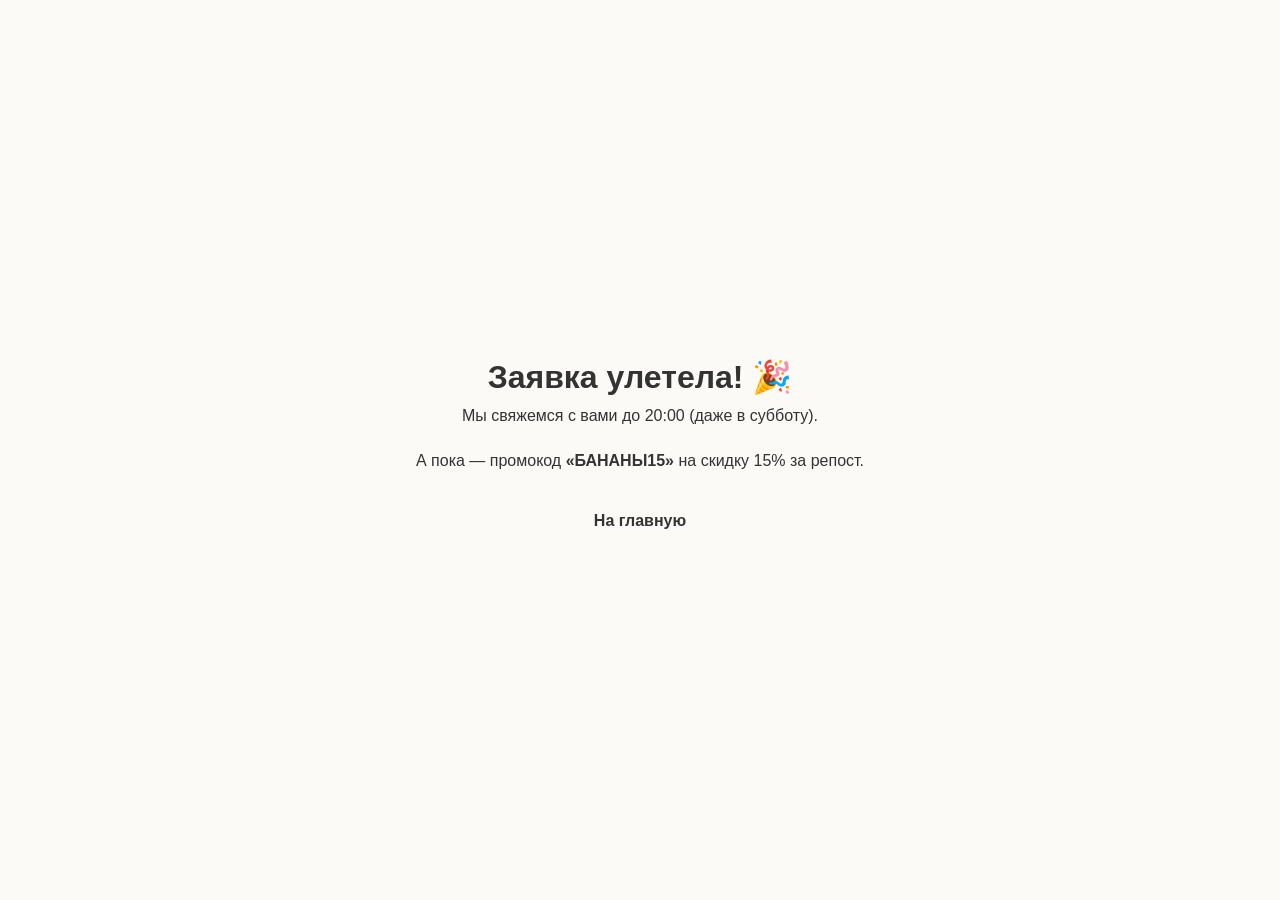
<file: thanks.html>
<!DOCTYPE html><html lang="ru"><head><meta charset="UTF-8"><meta name="viewport" content="width=device-width, initial-scale=1.0"><title>Спасибо! 🍌</title><link rel="stylesheet" href="css/common.css"><link rel="stylesheet" href="css/studio-theme.css"><style>body{display:flex;align-items:center;justify-content:center;min-height:100vh;text-align:center;}</style></head><body><div><h1>Заявка улетела! 🎉</h1><p>Мы свяжемся с вами до 20:00 (даже в субботу).</p><p style="margin:20px 0;">А пока — промокод <strong>«БАНАНЫ15»</strong> на скидку 15% за репост.</p><a href="index.html" class="btn btn-primary">На главную</a></div></body></html>
</file>
<file: css/common.css>
/* Общие сбросы и переменные */
*,
*::before,
*::after {
    box-sizing: border-box;
    margin: 0;
    padding: 0;
}
:root {
    --font-heading: 'Bebas Neue', sans-serif;
    --font-body: 'Inter', sans-serif;
    --radius: 40px;
    --radius-card: 28px;
    --transition: 0.3s ease;
}

body {
    font-family: var(--font-body);
    color: var(--text);
    background: var(--bg);
    line-height: 1.6;
    overflow-x: hidden;
}

.container {
    max-width: 1320px;
    margin: 0 auto;
    padding: 0 20px;
}

img {
    max-width: 100%;
    height: auto;
    display: block;
}

a {
    text-decoration: none;
    color: inherit;
}

/* Хедер */
.header {
    position: fixed;
    top: 0;
    left: 0;
    width: 100%;
    z-index: 100;
    padding: 1rem 0;
    background: rgba(255,255,255,0.9);
    backdrop-filter: blur(8px);
    transition: background 0.3s;
}
.header__inner {
    display: flex;
    justify-content: space-between;
    align-items: center;
}
.logo img {
    height: 50px;
    width: auto;
}
.nav__list {
    display: flex;
    list-style: none;
    gap: 2rem;
    font-weight: 500;
}
.nav__list a {
    transition: color 0.2s;
}
.nav__list a:hover {
    color: var(--accent);
}

.burger {
    display: none;
    flex-direction: column;
    gap: 5px;
    background: none;
    border: none;
    cursor: pointer;
}
.burger span {
    width: 25px;
    height: 3px;
    background: var(--heading);
    border-radius: 3px;
}

/* Футер */
.footer {
    background: #2B2B28;
    color: #fff;
    padding: 4rem 0 2rem;
    margin-top: 4rem;
}
.footer__grid {
    display: grid;
    grid-template-columns: repeat(3, 1fr);
    gap: 2rem;
    margin-bottom: 2rem;
}
.footer__col h4 {
    font-family: var(--font-heading);
    font-size: 1.5rem;
    margin-bottom: 1rem;
}
.footer__col p {
    margin-bottom: 0.5rem;
}
.footer__bottom {
    border-top: 1px solid rgba(255,255,255,0.2);
    padding-top: 2rem;
    display: flex;
    gap: 2rem;
    justify-content: center;
    flex-wrap: wrap;
    font-size: 0.9rem;
    color: rgba(255,255,255,0.7);
}
.footer__bottom a {
    color: inherit;
}

/* Кнопки */
.btn {
    display: inline-block;
    padding: 0.9rem 2.2rem;
    border-radius: var(--radius);
    font-weight: 600;
    text-align: center;
    transition: transform var(--transition), box-shadow var(--transition);
    border: none;
    cursor: pointer;
}
.btn--primary {
    background: var(--accent);
    color: #fff;
    box-shadow: 0 4px 15px var(--accent-shadow);
}
.btn--primary:hover {
    transform: translateY(-3px);
    box-shadow: 0 8px 25px var(--accent-shadow);
}
.btn--outline {
    border: 2px solid var(--accent);
    color: var(--accent);
    background: transparent;
}
.btn--outline:hover {
    background: var(--accent);
    color: #fff;
}
.btn--accent {
    background: var(--accent);
    color: #fff;
}

/* Формы */
.popup {
    position: fixed;
    top: 0; left: 0; width: 100%; height: 100%;
    background: rgba(0,0,0,0.6);
    display: flex;
    justify-content: center;
    align-items: center;
    opacity: 0;
    visibility: hidden;
    transition: 0.3s;
    z-index: 200;
}
.popup.active {
    opacity: 1;
    visibility: visible;
}
.popup__body {
    background: #fff;
    border-radius: 32px;
    padding: 2.5rem;
    width: 90%;
    max-width: 500px;
    position: relative;
    max-height: 90vh;
    overflow-y: auto;
}
.popup__close {
    position: absolute;
    top: 1rem; right: 1.5rem;
    background: none;
    border: none;
    font-size: 1.5rem;
    cursor: pointer;
    color: #999;
}
.form-group {
    margin-bottom: 1rem;
}
input, select, textarea {
    width: 100%;
    padding: 0.9rem 1rem;
    border: 1px solid #ddd;
    border-radius: 16px;
    font-size: 1rem;
    font-family: var(--font-body);
    transition: border-color 0.2s;
}
input:focus, select:focus, textarea:focus {
    outline: none;
    border-color: var(--accent);
}
.checkbox {
    display: flex;
    align-items: center;
    gap: 0.5rem;
    font-size: 0.85rem;
    margin: 1rem 0;
}

/* Плавающие элементы */
.floating-request-btn {
    position: fixed;
    bottom: 2rem;
    right: 2rem;
    background: var(--accent);
    color: #fff;
    border: none;
    border-radius: 50px;
    padding: 1rem 2rem;
    font-weight: 600;
    cursor: pointer;
    box-shadow: 0 8px 20px var(--accent-shadow);
    z-index: 150;
}
.floating-banana {
    position: fixed;
    bottom: 2rem;
    left: 2rem;
    font-size: 2.5rem;
    z-index: 150;
    animation: float 3s infinite;
}
@keyframes float {
    0%, 100% { transform: translateY(0); }
    50% { transform: translateY(-10px); }
}

/* Сетки и карточки */
.section {
    padding: 5rem 0;
}
.section-title {
    font-family: var(--font-heading);
    font-size: 3.5rem;
    text-align: center;
    margin-bottom: 3rem;
    color: var(--heading);
    line-height: 1.1;
}

/* Hero */
.hero {
    position: relative;
    height: 100vh;
    min-height: 600px;
    display: flex;
    align-items: center;
    overflow: hidden;
}
.hero__video {
    position: absolute;
    top: 0; left: 0;
    width: 100%; height: 100%;
    object-fit: cover;
    z-index: -1;
}
.hero__overlay {
    position: absolute;
    inset: 0;
    background: linear-gradient(0deg, var(--bg) 0%, transparent 50%);
}
.hero__content {
    position: relative;
    color: var(--heading);
    text-align: center;
    max-width: 800px;
}
.hero__title {
    font-family: var(--font-heading);
    font-size: 5rem;
    line-height: 1;
    margin-bottom: 1rem;
    text-shadow: 0 0 30px rgba(255,255,255,0.6);
}
.hero__subtitle {
    font-size: 1.25rem;
    margin-bottom: 2rem;
}
.hero__btns {
    display: flex;
    gap: 1rem;
    justify-content: center;
    flex-wrap: wrap;
}

/* адаптивные сетки */
.why__grid {
    display: grid;
    grid-template-columns: 1fr 1fr;
    gap: 2rem;
}
.why__item {
    background: var(--bg-secondary);
    padding: 2rem;
    border-radius: var(--radius-card);
    box-shadow: 0 5px 20px rgba(0,0,0,0.03);
    font-size: 1.1rem;
}

.gallery__grid {
    display: grid;
    grid-template-columns: repeat(auto-fill, minmax(300px, 1fr));
    gap: 1.5rem;
}
.gallery__item {
    border-radius: var(--radius-card);
    overflow: hidden;
    cursor: pointer;
    transition: transform 0.3s;
}
.gallery__item:hover {
    transform: scale(1.03);
}

/* Фильтры */
.gallery__filters, .portfolio__filters {
    display: flex;
    gap: 1rem;
    justify-content: center;
    margin-bottom: 2rem;
}
.filter-btn {
    background: var(--bg-secondary);
    border: 1px solid #ddd;
    padding: 0.6rem 1.5rem;
    border-radius: 30px;
    cursor: pointer;
    transition: all 0.2s;
    font-weight: 500;
}
.filter-btn.active, .filter-btn:hover {
    background: var(--accent);
    color: #fff;
    border-color: var(--accent);
}

/* портфолио */
.portfolio__grid {
    display: grid;
    grid-template-columns: repeat(auto-fill, minmax(320px, 1fr));
    gap: 2rem;
}
.portfolio__item {
    background: #fff;
    border-radius: 32px;
    overflow: hidden;
    box-shadow: 0 5px 20px rgba(0,0,0,0.04);
    transition: transform 0.3s, box-shadow 0.3s;
}
.portfolio__item:hover {
    transform: translateY(-6px);
    box-shadow: 0 12px 30px rgba(0,0,0,0.08);
}
.portfolio__item img {
    width: 100%;
    height: 220px;
    object-fit: cover;
}
.portfolio__item h3 {
    padding: 1rem 1.5rem 0;
    font-size: 1.4rem;
}
.portfolio__item p {
    padding: 0.5rem 1.5rem 1.5rem;
    color: var(--text-secondary);
    font-size: 0.95rem;
}

/* Адаптив */
@media (max-width: 768px) {
    .nav__list {
        display: none;
        flex-direction: column;
        position: absolute;
        top: 80px;
        left: 0;
        width: 100%;
        background: #fff;
        padding: 2rem;
        box-shadow: 0 10px 20px rgba(0,0,0,0.1);
    }
    .nav__list.active {
        display: flex;
    }
    .burger {
        display: flex;
    }
    .why__grid {
        grid-template-columns: 1fr;
    }
    .hero__title {
        font-size: 2.8rem;
    }
    .footer__grid {
        grid-template-columns: 1fr;
    }
}
</file>
<file: css/studio-theme.css>
:root {
    --bg: #FCFAF7;
    --bg-secondary: #ffffff;
    --text: #333333;
    --text-secondary: #5B5B57;
    --heading: #2B2B28;
    --accent: #C7956D;
    --accent-light: #D1A685;
    --accent-shadow: rgba(199,149,109,0.4);
}
</file>
